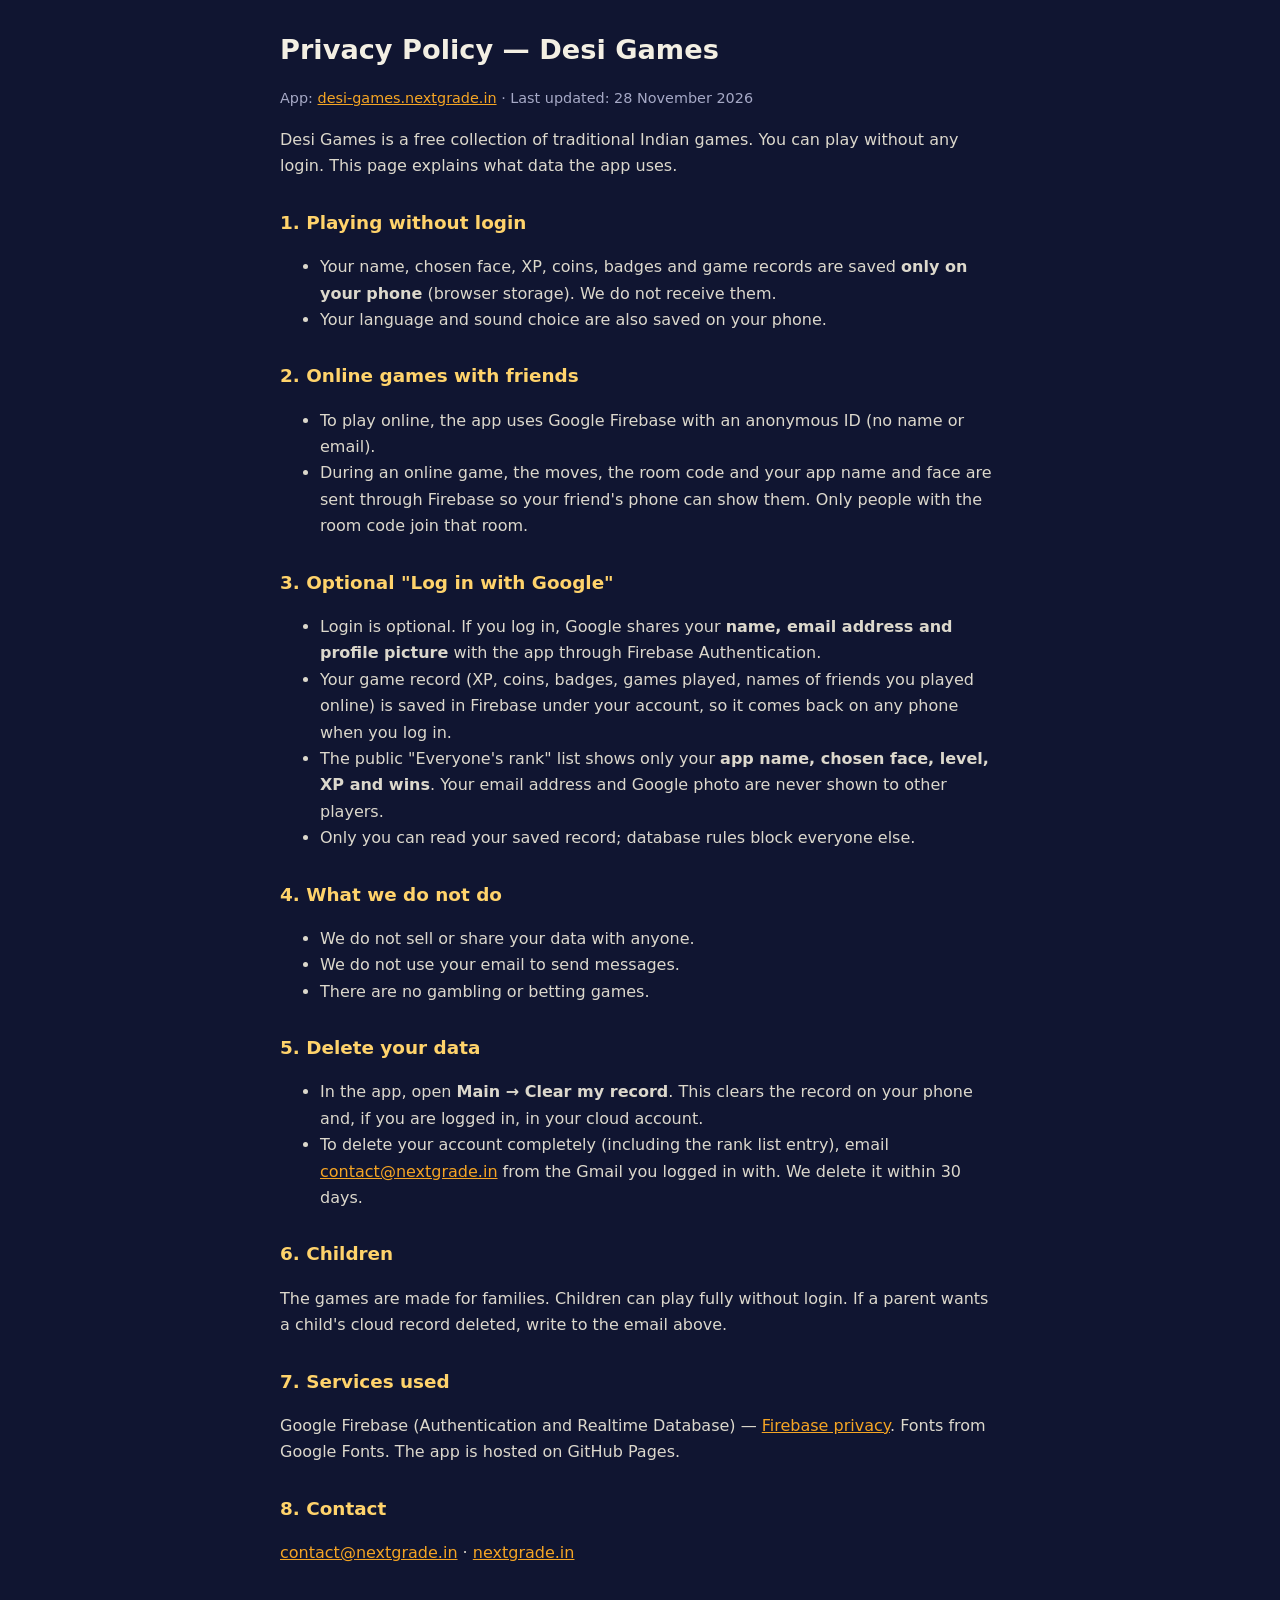
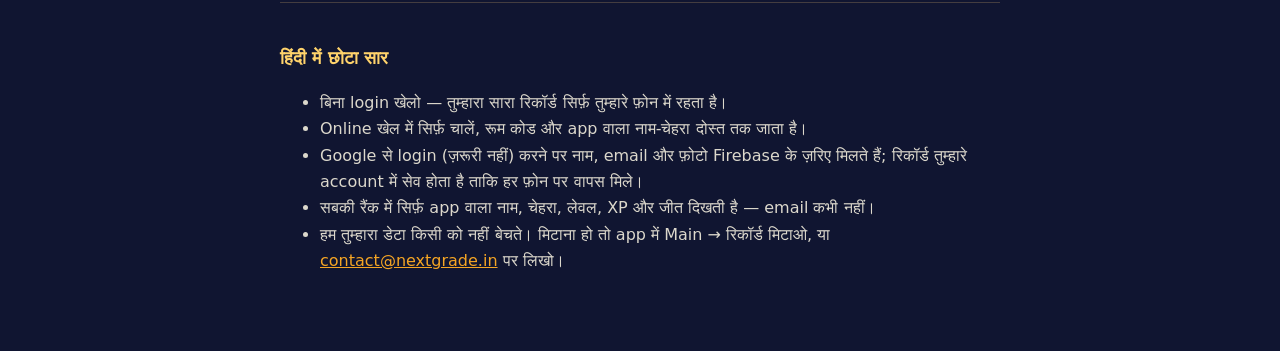
<file: privacy.html>
<!doctype html>
<html lang="hi">
<head>
<meta charset="utf-8">
<meta name="viewport" content="width=device-width, initial-scale=1">
<title>Privacy Policy — Desi Games</title>
<meta name="description" content="Desi Games privacy policy: what is saved on your phone, what is saved when you log in with Google, and how to delete it.">
<link rel="icon" href="icons/favicon.svg" type="image/svg+xml">
<style>
  body{margin:0;font-family:system-ui,-apple-system,"Segoe UI",Roboto,"Noto Sans Devanagari",sans-serif;background:#101531;color:#f3efe3;line-height:1.65;}
  main{max-width:720px;margin:0 auto;padding:28px 20px 60px;}
  h1{font-size:1.7rem;margin:0 0 4px;} h2{font-size:1.15rem;margin:28px 0 6px;color:#ffd36b;}
  p,li{color:#dcd8cc;} a{color:#f5a524;} .muted{color:#a6a9c6;font-size:.9rem;}
  .hi{border-top:1px solid rgba(221,180,110,.25);margin-top:36px;padding-top:12px;}
</style>
</head>
<body>
<main>
<h1>Privacy Policy — Desi Games</h1>
<p class="muted">App: <a href="https://desi-games.nextgrade.in/">desi-games.nextgrade.in</a> · Last updated: 28 November 2026</p>

<p>Desi Games is a free collection of traditional Indian games. You can play without any login. This page explains what data the app uses.</p>

<h2>1. Playing without login</h2>
<ul>
  <li>Your name, chosen face, XP, coins, badges and game records are saved <b>only on your phone</b> (browser storage). We do not receive them.</li>
  <li>Your language and sound choice are also saved on your phone.</li>
</ul>

<h2>2. Online games with friends</h2>
<ul>
  <li>To play online, the app uses Google Firebase with an anonymous ID (no name or email).</li>
  <li>During an online game, the moves, the room code and your app name and face are sent through Firebase so your friend's phone can show them. Only people with the room code join that room.</li>
</ul>

<h2>3. Optional "Log in with Google"</h2>
<ul>
  <li>Login is optional. If you log in, Google shares your <b>name, email address and profile picture</b> with the app through Firebase Authentication.</li>
  <li>Your game record (XP, coins, badges, games played, names of friends you played online) is saved in Firebase under your account, so it comes back on any phone when you log in.</li>
  <li>The public "Everyone's rank" list shows only your <b>app name, chosen face, level, XP and wins</b>. Your email address and Google photo are never shown to other players.</li>
  <li>Only you can read your saved record; database rules block everyone else.</li>
</ul>

<h2>4. What we do not do</h2>
<ul>
  <li>We do not sell or share your data with anyone.</li>
  <li>We do not use your email to send messages.</li>
  <li>There are no gambling or betting games.</li>
</ul>

<h2>5. Delete your data</h2>
<ul>
  <li>In the app, open <b>Main → Clear my record</b>. This clears the record on your phone and, if you are logged in, in your cloud account.</li>
  <li>To delete your account completely (including the rank list entry), email <a href="mailto:contact@nextgrade.in">contact@nextgrade.in</a> from the Gmail you logged in with. We delete it within 30 days.</li>
</ul>

<h2>6. Children</h2>
<p>The games are made for families. Children can play fully without login. If a parent wants a child's cloud record deleted, write to the email above.</p>

<h2>7. Services used</h2>
<p>Google Firebase (Authentication and Realtime Database) — <a href="https://firebase.google.com/support/privacy" rel="noopener">Firebase privacy</a>. Fonts from Google Fonts. The app is hosted on GitHub Pages.</p>

<h2>8. Contact</h2>
<p><a href="mailto:contact@nextgrade.in">contact@nextgrade.in</a> · <a href="https://nextgrade.in/">nextgrade.in</a></p>

<div class="hi">
<h2>हिंदी में छोटा सार</h2>
<ul>
  <li>बिना login खेलो — तुम्हारा सारा रिकॉर्ड सिर्फ़ तुम्हारे फ़ोन में रहता है।</li>
  <li>Online खेल में सिर्फ़ चालें, रूम कोड और app वाला नाम-चेहरा दोस्त तक जाता है।</li>
  <li>Google से login (ज़रूरी नहीं) करने पर नाम, email और फ़ोटो Firebase के ज़रिए मिलते हैं; रिकॉर्ड तुम्हारे account में सेव होता है ताकि हर फ़ोन पर वापस मिले।</li>
  <li>सबकी रैंक में सिर्फ़ app वाला नाम, चेहरा, लेवल, XP और जीत दिखती है — email कभी नहीं।</li>
  <li>हम तुम्हारा डेटा किसी को नहीं बेचते। मिटाना हो तो app में Main → रिकॉर्ड मिटाओ, या <a href="mailto:contact@nextgrade.in">contact@nextgrade.in</a> पर लिखो।</li>
</ul>
</div>
</main>
</body>
</html>
</file>
